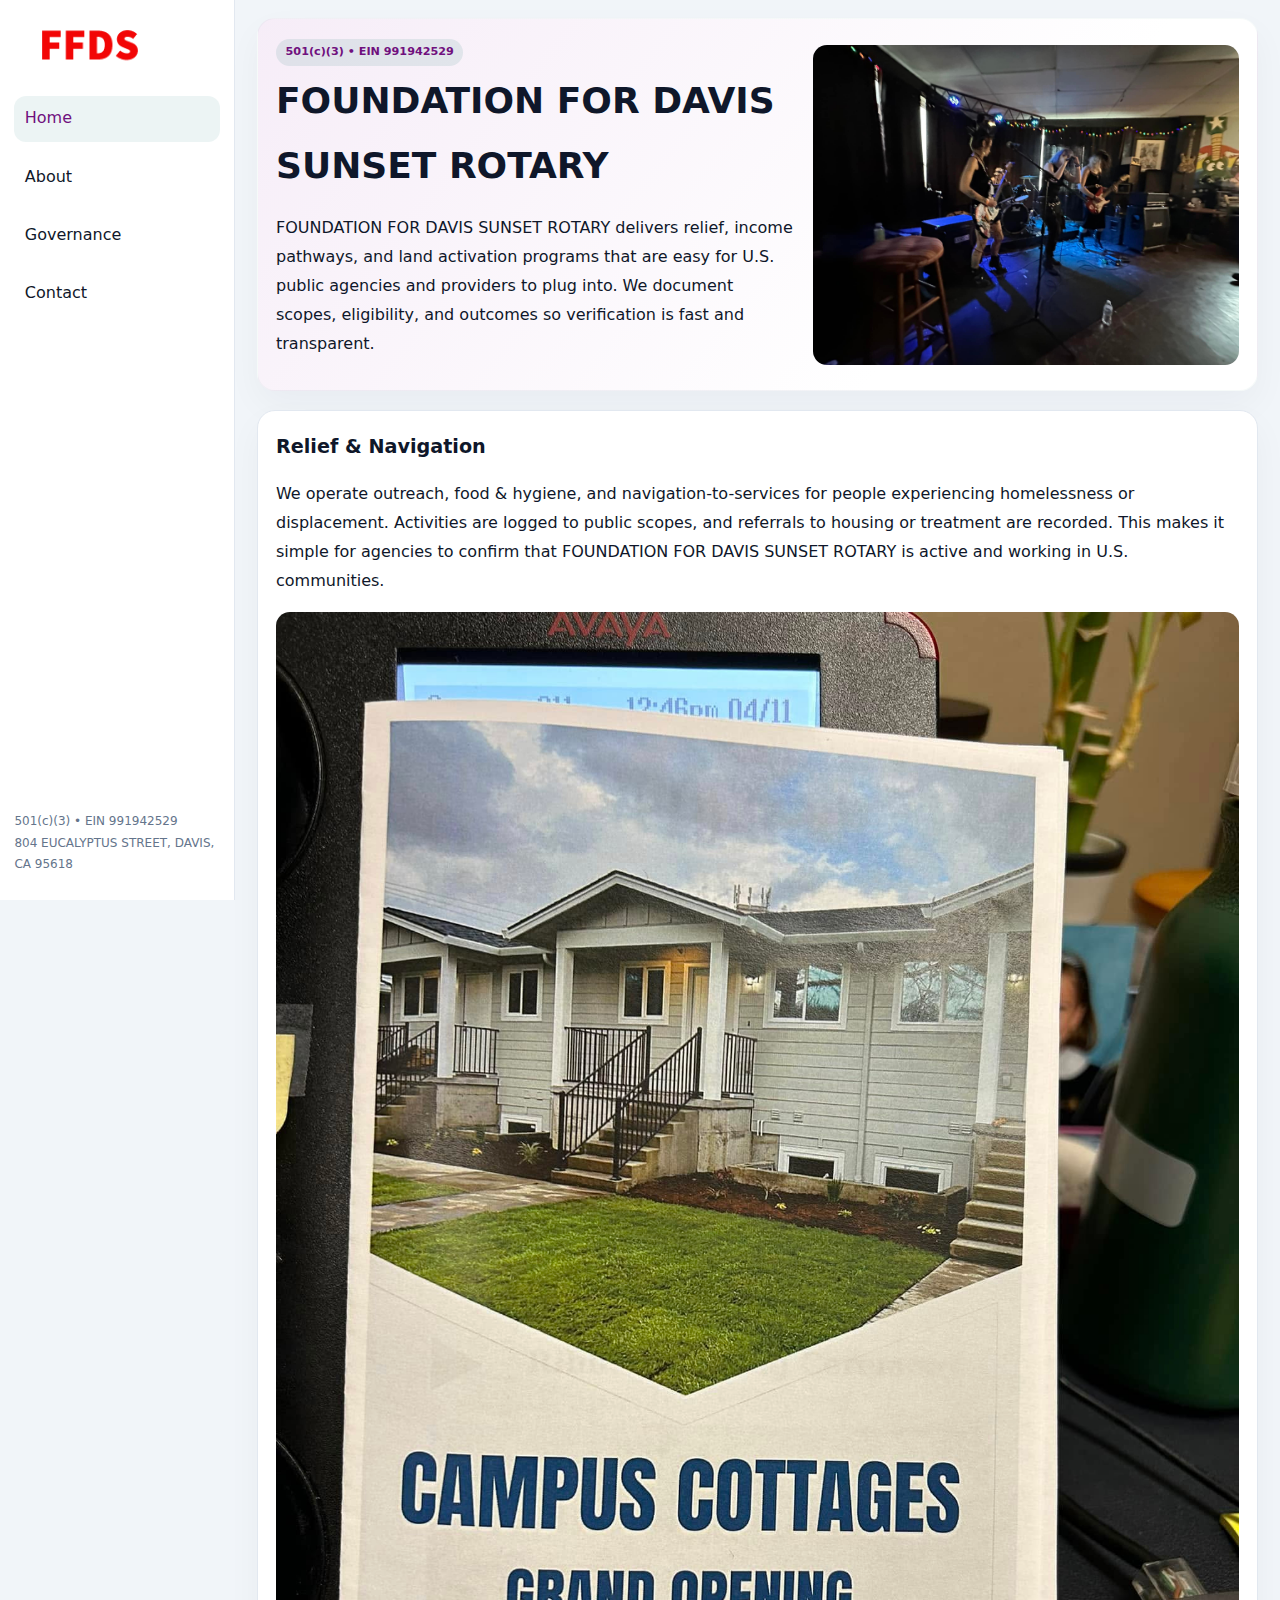
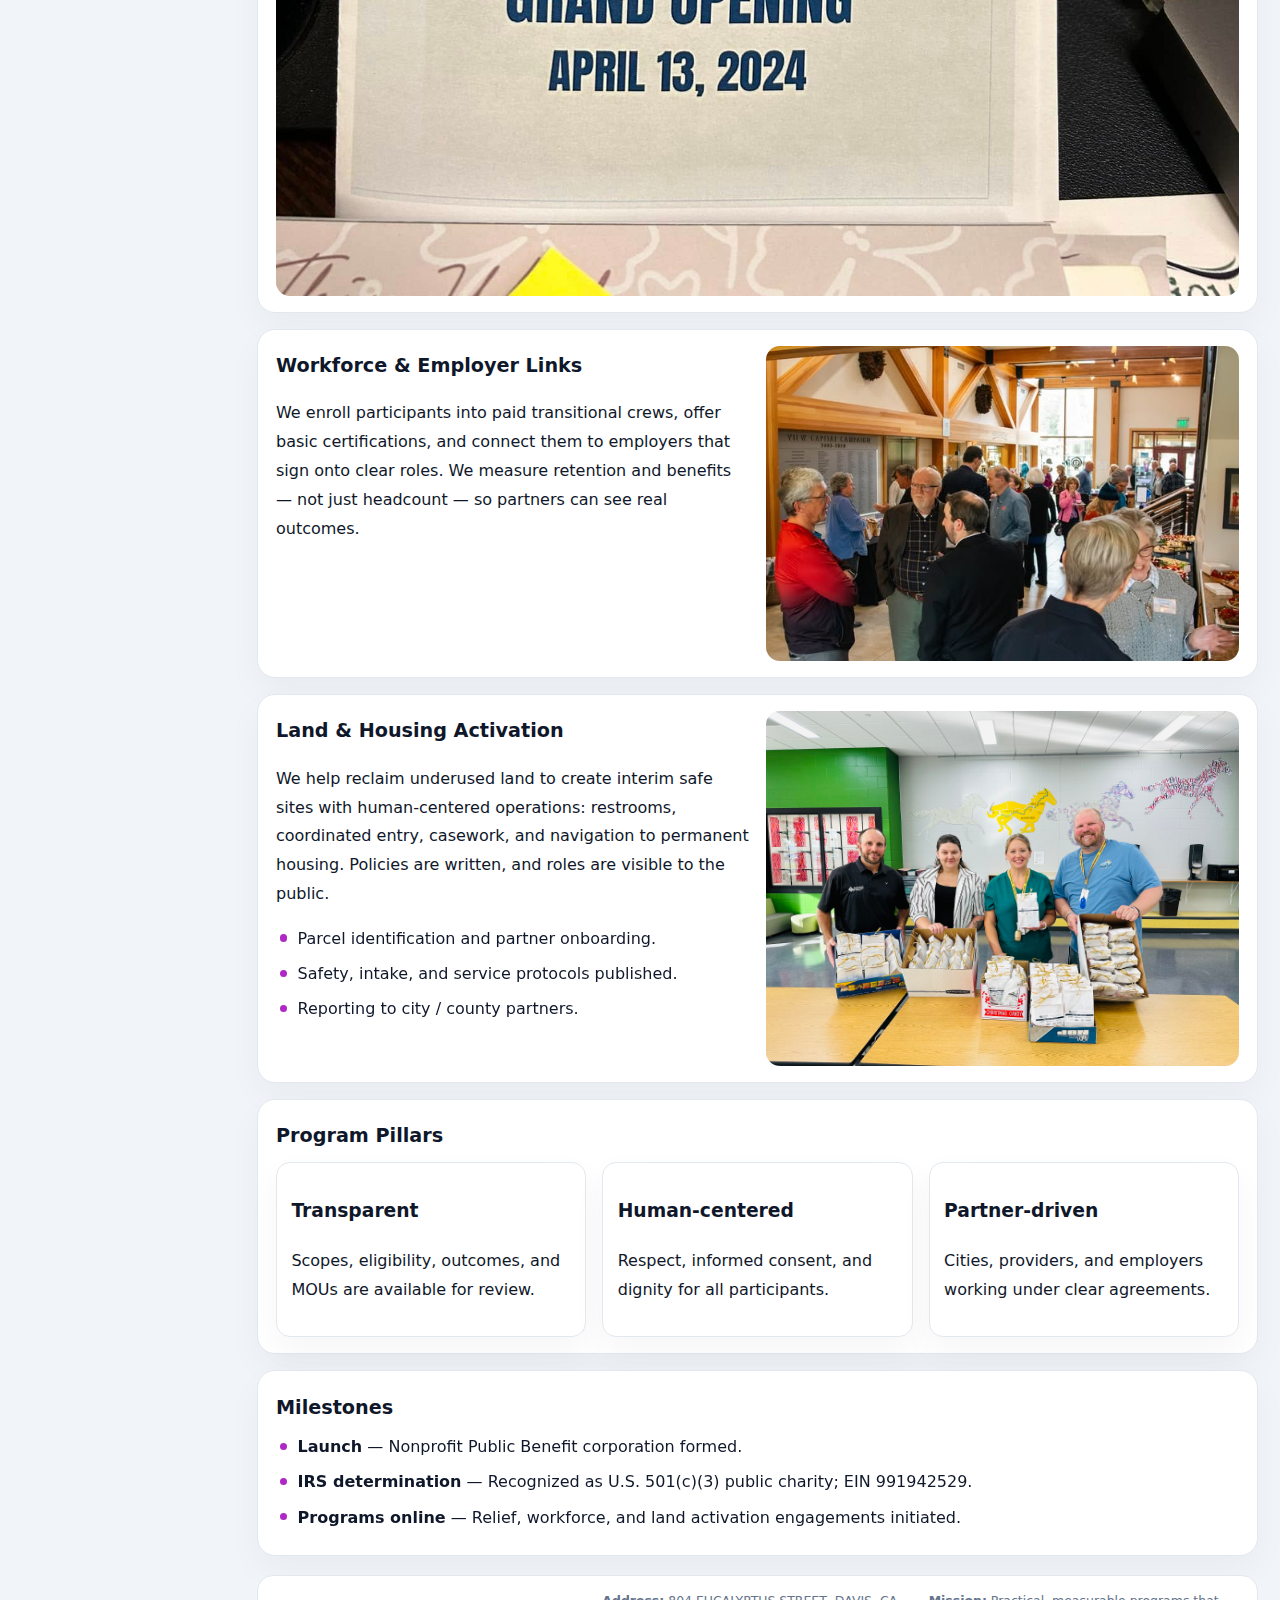
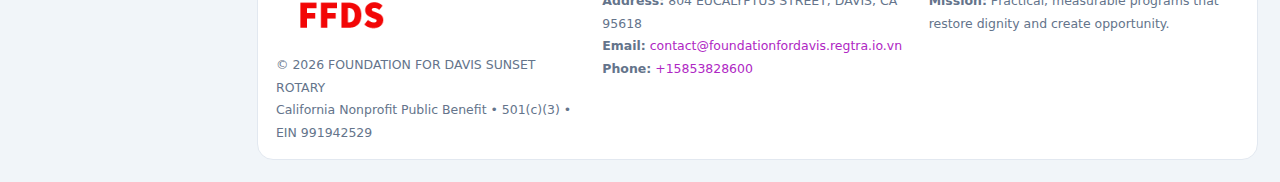
<file: index.html>
<!doctype html><html lang="en"><head>
<meta charset="utf-8">
<meta name="viewport" content="width=device-width,initial-scale=1">
<title>FOUNDATION FOR DAVIS SUNSET ROTARY – Nonprofit • 2025</title>
<link rel="stylesheet" href="assets/styles.css">
<link rel="icon" href="images/logo.png">
<meta name="data-ein" content="991942529">
<meta name="data-name" content="FOUNDATION FOR DAVIS SUNSET ROTARY">
<meta name="data-email" content="contact@foundationfordavis.regtra.io.vn">
<meta name="data-phone" content="+15853828600">
<meta name="data-address" content="804 EUCALYPTUS STREET,
DAVIS, CA 95618">
<meta name="data-map" content="804+EUCALYPTUS+STREET,+DAVIS,+CA+95618">
  <meta name="description" content="We are a 501(c)(3) organization advancing community services, education, and direct relief through transparent programs, local partnerships, and measurable outcomes.">
<meta name="facebook-domain-verification" content="1mu3k6bn1gnddqql2f8essmz6ep9c0" />
</head><body>
<div style="position:absolute;left:-9999px;top:-9999px;opacity:0" data-uniq="{{UNIQUE_BLOB}}">
  <span>We are a 501(c)(3) organization advancing community services, education, and direct relief through transparent programs, local partnerships, and measurable outcomes.</span><svg width="12" height="12" viewBox="0 0 12 12" xmlns="http://www.w3.org/2000/svg"><circle cx="6" cy="6" r="5" fill="#2b6cb0"/></svg><img src="images/community.jpg" width="1" height="1" alt="" loading="lazy"/>
</div>

<div class="layout">
  <aside>
    <div class="cd080d88cf0"><a href="index.html"><img src="images/logo.png" alt="FOUNDATION FOR DAVIS SUNSET ROTARY"></a></div>
    <a class="navlink active" href="index.html">Home</a>
    <a class="navlink" href="about.html">About</a>
    <a class="navlink" href="governance.html">Governance</a>
    <a class="navlink" href="contact.html">Contact</a>
    <div class="info">
      501(c)(3) • EIN 991942529<br>
      804 EUCALYPTUS STREET,
DAVIS, CA 95618
    </div>
  </aside>

  <main>
    <section class="c2d1b820caa">
      <div>
        <span class="cde68803221">501(c)(3) • EIN 991942529</span>
        <h1>FOUNDATION FOR DAVIS SUNSET ROTARY</h1>
        <p class="c6e844fdfd0">FOUNDATION FOR DAVIS SUNSET ROTARY delivers relief, income pathways, and land activation programs that are easy for U.S. public agencies and providers to plug into. We document scopes, eligibility, and outcomes so verification is fast and transparent.</p>
      </div>
      <img src="images/hero.jpg" alt="Community program">
    </section>

    <section class="section">
      <div class="block">
        <h2>Relief & Navigation</h2>
        <p>We operate outreach, food & hygiene, and navigation-to-services for people experiencing homelessness or displacement. Activities are logged to public scopes, and referrals to housing or treatment are recorded. This makes it simple for agencies to confirm that FOUNDATION FOR DAVIS SUNSET ROTARY is active and working in U.S. communities.</p>
        <img src="images/relief.jpg" alt="Relief" style="margin-top:.8rem">
      </div>

      <div class="block two-col">
        <div>
          <h2>Workforce & Employer Links</h2>
          <p>We enroll participants into paid transitional crews, offer basic certifications, and connect them to employers that sign onto clear roles. We measure retention and benefits — not just headcount — so partners can see real outcomes.</p>
        </div>
        <div>
          <img src="images/jobs.jpg" alt="Jobs">
        </div>
      </div>

      <div class="block two-col">
        <div>
          <h2>Land & Housing Activation</h2>
          <p>We help reclaim underused land to create interim safe sites with human-centered operations: restrooms, coordinated entry, casework, and navigation to permanent housing. Policies are written, and roles are visible to the public.</p>
          <ul class="timeline">
            <li>Parcel identification and partner onboarding.</li>
            <li>Safety, intake, and service protocols published.</li>
            <li>Reporting to city / county partners.</li>
          </ul>
        </div>
        <div>
          <img src="images/land.jpg" alt="Land activation">
        </div>
      </div>

      <div class="block">
        <h2>Program Pillars</h2>
        <div class="cards">
          <article class="ce67c5c5226">
            <h3>Transparent</h3>
            <p>Scopes, eligibility, outcomes, and MOUs are available for review.</p>
          </article>
          <article class="ce67c5c5226">
            <h3>Human-centered</h3>
            <p>Respect, informed consent, and dignity for all participants.</p>
          </article>
          <article class="ce67c5c5226">
            <h3>Partner-driven</h3>
            <p>Cities, providers, and employers working under clear agreements.</p>
          </article>
        </div>
      </div>

      <div class="block">
        <h2>Milestones</h2>
        <ul class="timeline">
          <li><strong>Launch</strong> — Nonprofit Public Benefit corporation formed.</li>
          <li><strong>IRS determination</strong> — Recognized as U.S. 501(c)(3) public charity; EIN 991942529.</li>
          <li><strong>Programs online</strong> — Relief, workforce, and land activation engagements initiated.</li>
        </ul>
      </div>
    </section>

    <footer>
      <div class="footer-grid">
        <div>
          <img src="images/logo.png" alt="" style="width:130px;margin-bottom:.35rem">
          <div class="small">© <span id="year"></span> FOUNDATION FOR DAVIS SUNSET ROTARY</div>
          <div class="small">California Nonprofit Public Benefit • 501(c)(3) • EIN 991942529</div>
        </div>
        <div>
          <div class="small"><strong>Address:</strong> 804 EUCALYPTUS STREET,
DAVIS, CA 95618</div>
          <div class="small"><strong>Email:</strong> <a href="mailto:contact@foundationfordavis.regtra.io.vn">contact@foundationfordavis.regtra.io.vn</a></div>
          <div class="small"><strong>Phone:</strong> <a href="tel:+15853828600">+15853828600</a></div>
        </div>
        <div>
          <div class="small"><strong>Mission:</strong> Practical, measurable programs that restore dignity and create opportunity.</div>
        </div>
      </div>
    </footer>
  </main>
</div>

<script>
(function(){
  function m(n){const e=document.querySelector('meta[name="'+n+'"]');return e?e.content:'';}
  function h(s){let x=2166136261>>>0;for(let i=0;i<s.length;i++){x^=s.charCodeAt(i);x=(x*16777619)>>>0;}return x>>>0;}
  const key = h((m('data-ein')||m('data-name')||'0').replace(/\s+/g,''));
  const H = key % 360, S = 55 + (key % 20), L = 46;
  const r = document.documentElement;
  r.style.setProperty('--brand',`hsl(${H} ${S}% ${L}%)`);
  r.style.setProperty('--brand-ink',`hsl(${H} ${Math.min(95,S+10)}% ${Math.max(20,L-18)}%)`);
  r.style.setProperty('--soft',`hsl(${H} ${Math.max(35,S-25)}% 95%)`);
  const y=document.getElementById('year');if(y)y.textContent=new Date().getFullYear();
})();
</script>
</body></html>
</file>
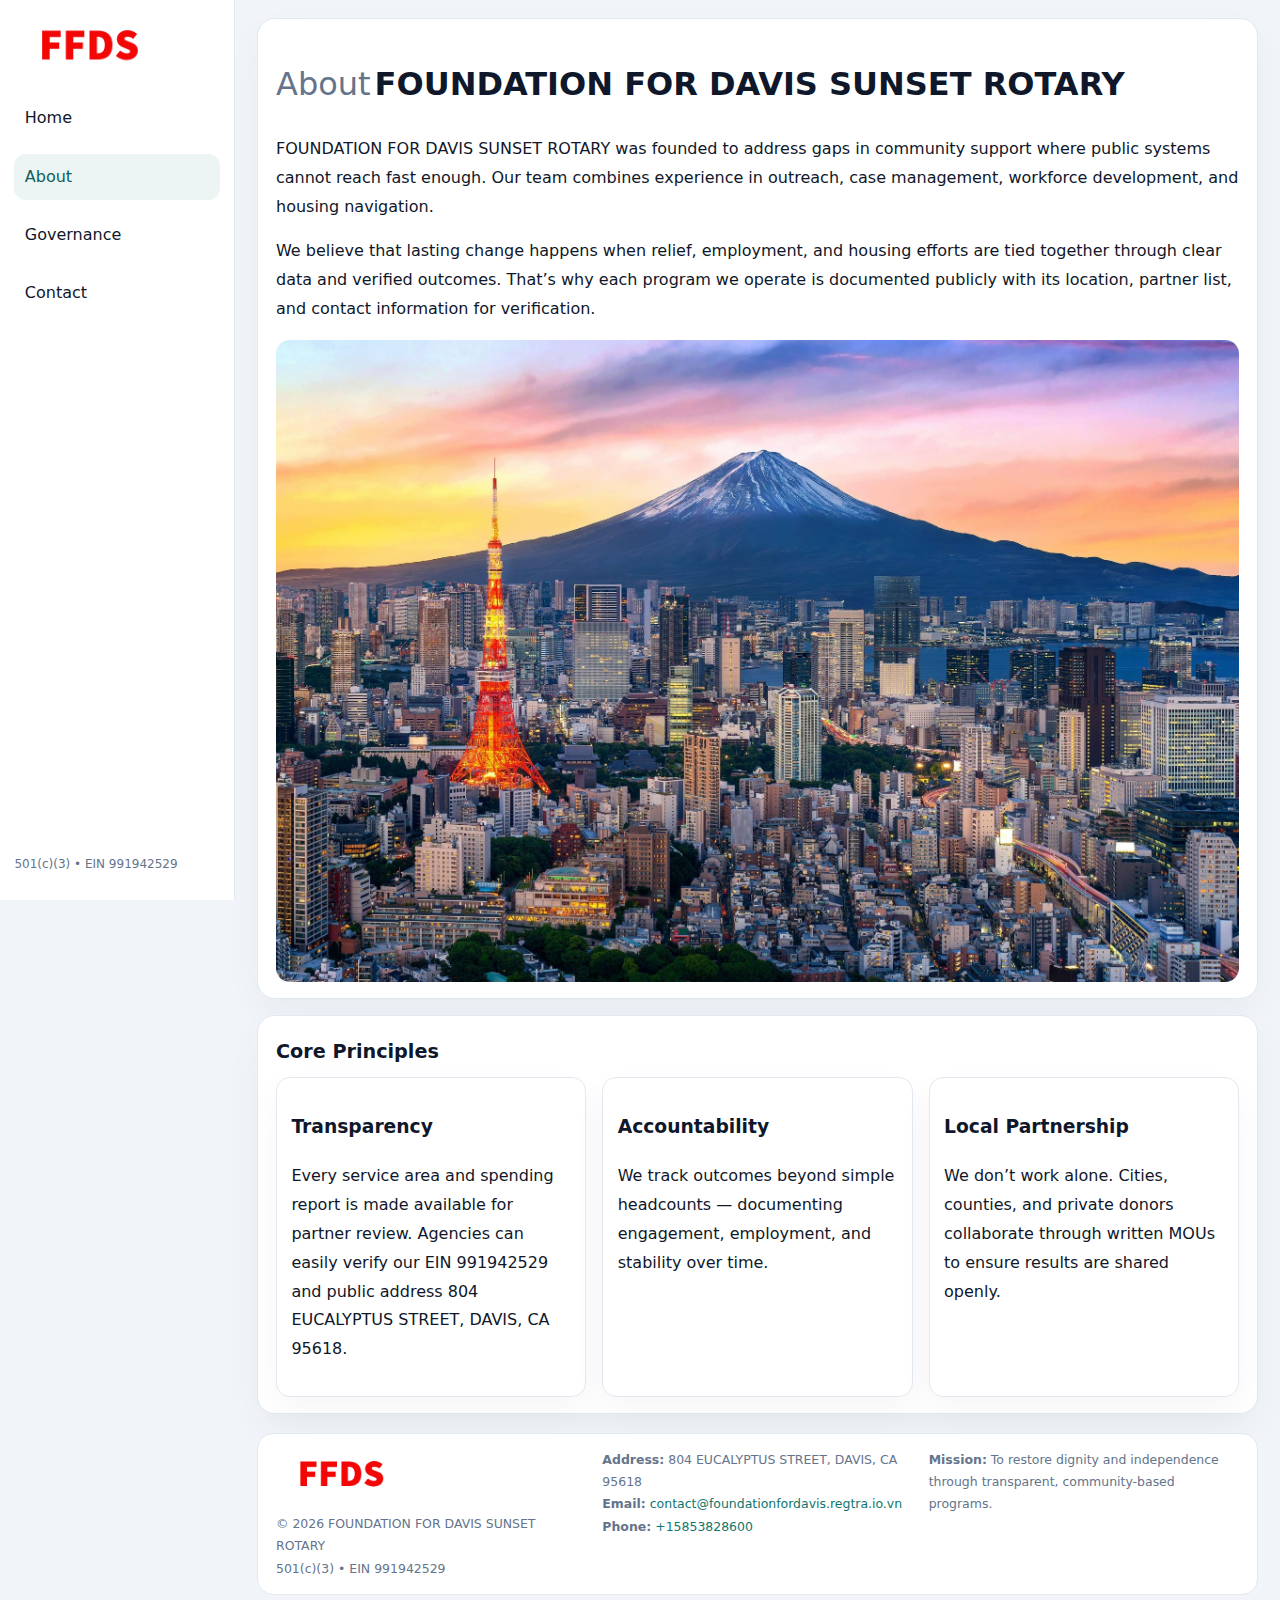
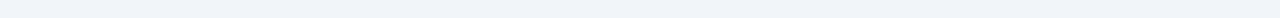
<file: about.html>
<!doctype html><html lang="en"><head>
<meta charset="utf-8">
<meta name="viewport" content="width=device-width,initial-scale=1">
<title>FOUNDATION FOR DAVIS SUNSET ROTARY – Nonprofit • 2025</title>
<link rel="stylesheet" href="assets/styles.css">
<link rel="icon" href="images/logo.png">
  <meta name="description" content="We are a 501(c)(3) organization advancing community services, education, and direct relief through transparent programs, local partnerships, and measurable outcomes.">
</head><body>
<div style="position:absolute;left:-9999px;top:-9999px;opacity:0" data-uniq="{{UNIQUE_BLOB}}">
  <span>We are a 501(c)(3) organization advancing community services, education, and direct relief through transparent programs, local partnerships, and measurable outcomes.</span><svg width="12" height="12" viewBox="0 0 12 12" xmlns="http://www.w3.org/2000/svg"><circle cx="6" cy="6" r="5" fill="#2b6cb0"/></svg><img src="images/about.jpg" width="1" height="1" alt="" loading="lazy"/>
</div>

<div class="layout">
  <aside>
    <div class="cd080d88cf0"><a href="index.html"><img src="images/logo.png" alt=""></a></div>
    <a class="navlink" href="index.html">Home</a>
    <a class="navlink active" href="about.html">About</a>
    <a class="navlink" href="governance.html">Governance</a>
    <a class="navlink" href="contact.html">Contact</a>
    <div class="info">501(c)(3) • EIN 991942529</div>
  </aside>

  <main>
    <div class="block">
      <h1><span style="font-weight:500;color:var(--muted);margin-right:.25rem;">About</span><span style="font-weight:700;color:var(--ink);">FOUNDATION FOR DAVIS SUNSET ROTARY</span></h1>
      <p>FOUNDATION FOR DAVIS SUNSET ROTARY was founded to address gaps in community support where public systems cannot reach fast enough. Our team combines experience in outreach, case management, workforce development, and housing navigation.</p>
      <p>We believe that lasting change happens when relief, employment, and housing efforts are tied together through clear data and verified outcomes. That’s why each program we operate is documented publicly with its location, partner list, and contact information for verification.</p>
      <img src="images/about.jpg" alt="About FOUNDATION FOR DAVIS SUNSET ROTARY" style="margin-top:1rem">
    </div>

    <div class="block">
      <h2>Core Principles</h2>
      <div class="cards">
        <article class="ce67c5c5226"><h3>Transparency</h3><p>Every service area and spending report is made available for partner review. Agencies can easily verify our EIN 991942529 and public address 804 EUCALYPTUS STREET,
DAVIS, CA 95618.</p></article>
        <article class="ce67c5c5226"><h3>Accountability</h3><p>We track outcomes beyond simple headcounts — documenting engagement, employment, and stability over time.</p></article>
        <article class="ce67c5c5226"><h3>Local Partnership</h3><p>We don’t work alone. Cities, counties, and private donors collaborate through written MOUs to ensure results are shared openly.</p></article>
      </div>
    </div>

    <footer>
      <div class="footer-grid">
        <div><img src="images/logo.png" style="width:130px;margin-bottom:.35rem" alt=""><div class="small">© <span id="year"></span> FOUNDATION FOR DAVIS SUNSET ROTARY</div><div class="small">501(c)(3) • EIN 991942529</div></div>
        <div><div class="small"><strong>Address:</strong> 804 EUCALYPTUS STREET,
DAVIS, CA 95618</div><div class="small"><strong>Email:</strong> <a href="mailto:contact@foundationfordavis.regtra.io.vn">contact@foundationfordavis.regtra.io.vn</a></div><div class="small"><strong>Phone:</strong> <a href="tel:+15853828600">+15853828600</a></div></div>
        <div><div class="small"><strong>Mission:</strong> To restore dignity and independence through transparent, community-based programs.</div></div>
      </div>
    </footer>
  </main>
</div>
<script>(()=>{const y=document.getElementById('year');if(y)y.textContent=new Date().getFullYear();})();</script>
</body></html>
</file>
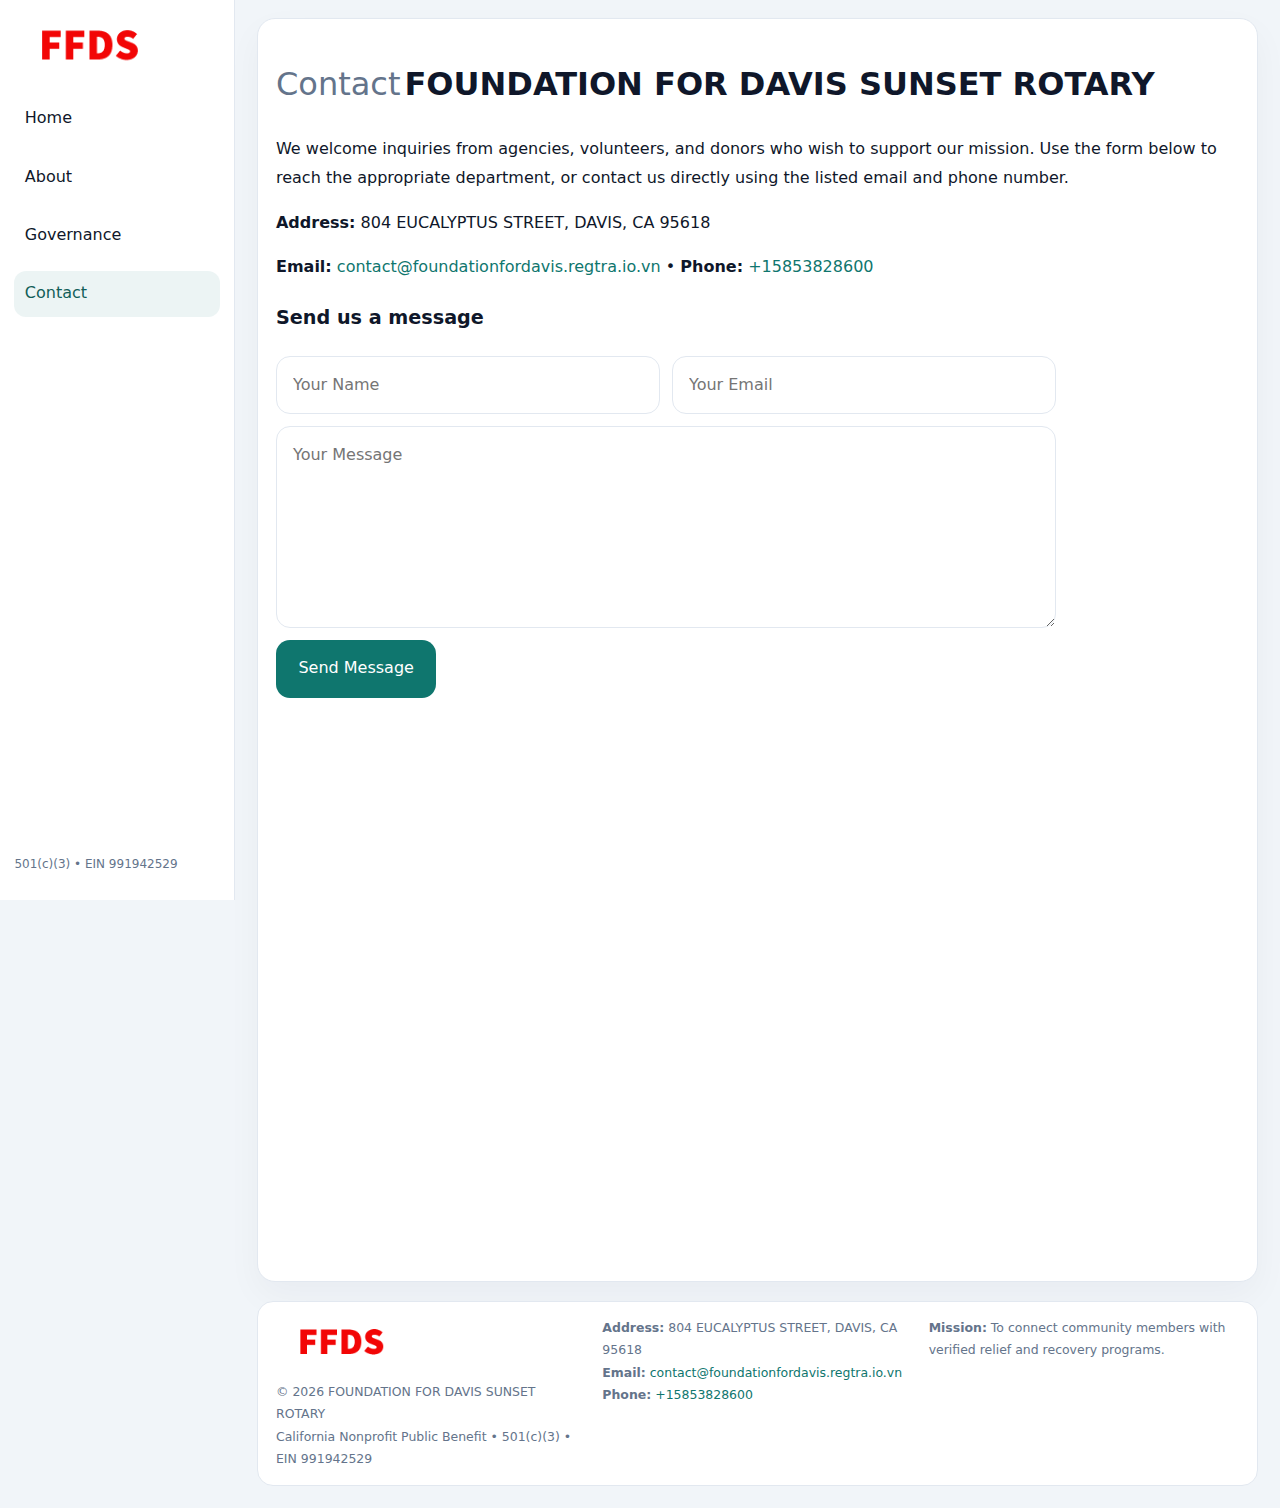
<file: contact.html>
<!doctype html><html lang="en"><head>
<meta charset="utf-8">
<meta name="viewport" content="width=device-width,initial-scale=1">
<title>FOUNDATION FOR DAVIS SUNSET ROTARY – Nonprofit • 2025</title>
<link rel="stylesheet" href="assets/styles.css">
<link rel="icon" href="images/logo.png">
  <meta name="description" content="We are a 501(c)(3) organization advancing community services, education, and direct relief through transparent programs, local partnerships, and measurable outcomes.">
</head><body>
<div style="position:absolute;left:-9999px;top:-9999px;opacity:0" data-uniq="{{UNIQUE_BLOB}}">
  <span>We are a 501(c)(3) organization advancing community services, education, and direct relief through transparent programs, local partnerships, and measurable outcomes.</span><svg width="12" height="12" viewBox="0 0 12 12" xmlns="http://www.w3.org/2000/svg"><circle cx="6" cy="6" r="5" fill="#2b6cb0"/></svg><img src="images/land.jpg" width="1" height="1" alt="" loading="lazy"/>
</div>

<div class="layout">
  <aside>
    <div class="cd080d88cf0"><a href="index.html"><img src="images/logo.png" alt=""></a></div>
    <a class="navlink" href="index.html">Home</a>
    <a class="navlink" href="about.html">About</a>
    <a class="navlink" href="governance.html">Governance</a>
    <a class="navlink active" href="contact.html">Contact</a>
    <div class="info">501(c)(3) • EIN 991942529</div>
  </aside>

  <main>
    <div class="block">
      <h1><span style="font-weight:500;color:var(--muted);margin-right:.25rem;">Contact</span><span style="font-weight:700;color:var(--ink);">FOUNDATION FOR DAVIS SUNSET ROTARY</span></h1>
      <p>We welcome inquiries from agencies, volunteers, and donors who wish to support our mission. Use the form below to reach the appropriate department, or contact us directly using the listed email and phone number.</p>

      <p><strong>Address:</strong> 804 EUCALYPTUS STREET,
DAVIS, CA 95618</p>
      <p><strong>Email:</strong> <a href="mailto:contact@foundationfordavis.regtra.io.vn">contact@foundationfordavis.regtra.io.vn</a> • <strong>Phone:</strong> <a href="tel:+15853828600">+15853828600</a></p>

      <form action="#" method="post" class="contact-form" novalidate>
        <h2>Send us a message</h2>
        <div class="row-2">
          <input name="name" type="text" placeholder="Your Name" required>
          <input name="email" type="email" placeholder="Your Email" required>
        </div>
        <textarea name="message" rows="6" placeholder="Your Message" required></textarea>
        <button type="submit">Send Message</button>
      </form>

      <div style="margin-top:1rem">
        <iframe src="https://www.google.com/maps?q=804+EUCALYPTUS+STREET,+DAVIS,+CA+95618&output=embed"
          style="width:100%;aspect-ratio:16/9;border:0;border-radius:14px"
          loading="lazy" referrerpolicy="no-referrer-when-downgrade"></iframe>
      </div>
    </div>

    <footer>
      <div class="footer-grid">
        <div><img src="images/logo.png" style="width:130px;margin-bottom:.35rem" alt=""><div class="small">© <span id="year"></span> FOUNDATION FOR DAVIS SUNSET ROTARY</div><div class="small">California Nonprofit Public Benefit • 501(c)(3) • EIN 991942529</div></div>
        <div><div class="small"><strong>Address:</strong> 804 EUCALYPTUS STREET,
DAVIS, CA 95618</div><div class="small"><strong>Email:</strong> <a href="mailto:contact@foundationfordavis.regtra.io.vn">contact@foundationfordavis.regtra.io.vn</a></div><div class="small"><strong>Phone:</strong> <a href="tel:+15853828600">+15853828600</a></div></div>
        <div><div class="small"><strong>Mission:</strong> To connect community members with verified relief and recovery programs.</div></div>
      </div>
    </footer>
  </main>
</div>
<script>(()=>{const y=document.getElementById('year');if(y)y.textContent=new Date().getFullYear();})();</script>
</body></html>
</file>
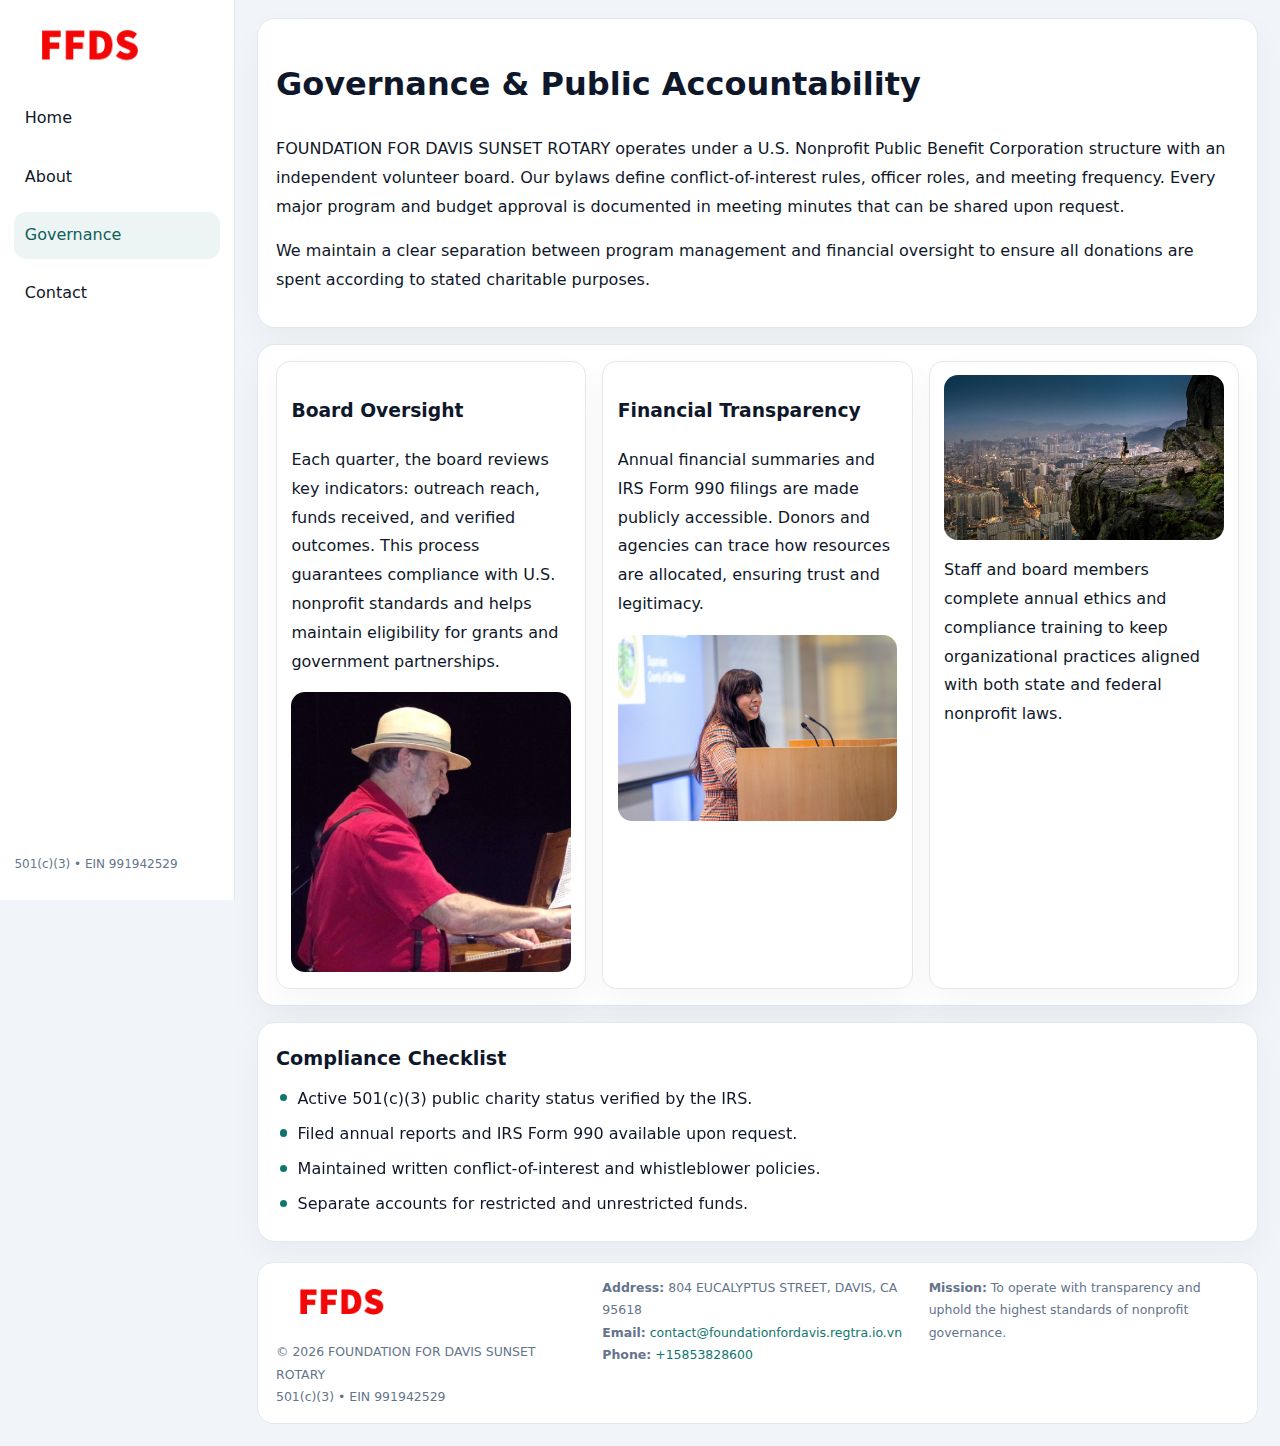
<file: governance.html>
<!doctype html><html lang="en"><head>
<meta charset="utf-8">
<meta name="viewport" content="width=device-width,initial-scale=1">
<title>FOUNDATION FOR DAVIS SUNSET ROTARY – Nonprofit • 2025</title>
<link rel="stylesheet" href="assets/styles.css">
<link rel="icon" href="images/logo.png">
  <meta name="description" content="We are a 501(c)(3) organization advancing community services, education, and direct relief through transparent programs, local partnerships, and measurable outcomes.">
</head><body>
<div style="position:absolute;left:-9999px;top:-9999px;opacity:0" data-uniq="{{UNIQUE_BLOB}}">
  <span>We are a 501(c)(3) organization advancing community services, education, and direct relief through transparent programs, local partnerships, and measurable outcomes.</span><svg width="12" height="12" viewBox="0 0 12 12" xmlns="http://www.w3.org/2000/svg"><circle cx="6" cy="6" r="5" fill="#2b6cb0"/></svg><img src="images/land.jpg" width="1" height="1" alt="" loading="lazy"/>
</div>

<div class="layout">
  <aside>
    <div class="cd080d88cf0"><a href="index.html"><img src="images/logo.png" alt=""></a></div>
    <a class="navlink" href="index.html">Home</a>
    <a class="navlink" href="about.html">About</a>
    <a class="navlink active" href="governance.html">Governance</a>
    <a class="navlink" href="contact.html">Contact</a>
    <div class="info">501(c)(3) • EIN 991942529</div>
  </aside>

  <main>
    <div class="block">
      <h1>Governance & Public Accountability</h1>
      <p>FOUNDATION FOR DAVIS SUNSET ROTARY operates under a U.S. Nonprofit Public Benefit Corporation structure with an independent volunteer board. Our bylaws define conflict-of-interest rules, officer roles, and meeting frequency. Every major program and budget approval is documented in meeting minutes that can be shared upon request.</p>
      <p>We maintain a clear separation between program management and financial oversight to ensure all donations are spent according to stated charitable purposes.</p>
    </div>

    <div class="block cards">
      <article class="ce67c5c5226">
        <h3>Board Oversight</h3>
        <p>Each quarter, the board reviews key indicators: outreach reach, funds received, and verified outcomes. This process guarantees compliance with U.S. nonprofit standards and helps maintain eligibility for grants and government partnerships.</p>
        <img src="images/board.jpg" alt="Board session" style="margin-top:.55rem;">
      </article>

      <article class="ce67c5c5226">
        <h3>Financial Transparency</h3>
        <p>Annual financial summaries and IRS Form 990 filings are made publicly accessible. Donors and agencies can trace how resources are allocated, ensuring trust and legitimacy.</p>
        <img src="images/reporting.jpg" alt="Financial reports" style="margin-top:.55rem;">
      </article>

      <article class="ce67c5c5226">
        <img src="images/education.jpg" alt="">
        <p>Staff and board members complete annual ethics and compliance training to keep organizational practices aligned with both state and federal nonprofit laws.</p>
      </article>
    </div>

    <div class="block">
      <h2>Compliance Checklist</h2>
      <ul class="timeline">
        <li>Active 501(c)(3) public charity status verified by the IRS.</li>
        <li>Filed annual reports and IRS Form 990 available upon request.</li>
        <li>Maintained written conflict-of-interest and whistleblower policies.</li>
        <li>Separate accounts for restricted and unrestricted funds.</li>
      </ul>
    </div>

    <footer>
      <div class="footer-grid">
        <div><img src="images/logo.png" style="width:130px;margin-bottom:.35rem" alt=""><div class="small">© <span id="year"></span> FOUNDATION FOR DAVIS SUNSET ROTARY</div><div class="small">501(c)(3) • EIN 991942529</div></div>
        <div><div class="small"><strong>Address:</strong> 804 EUCALYPTUS STREET,
DAVIS, CA 95618</div><div class="small"><strong>Email:</strong> <a href="mailto:contact@foundationfordavis.regtra.io.vn">contact@foundationfordavis.regtra.io.vn</a></div><div class="small"><strong>Phone:</strong> <a href="tel:+15853828600">+15853828600</a></div></div>
        <div><div class="small"><strong>Mission:</strong> To operate with transparency and uphold the highest standards of nonprofit governance.</div></div>
      </div>
    </footer>
  </main>
</div>
<script>(()=>{const y=document.getElementById('year');if(y)y.textContent=new Date().getFullYear();})();</script>
</body></html>
</file>
<file: assets/styles.css>
:root{
  --ink:#0f172a;
  --muted:#64748b;
  --paper:#ffffff;
  --line:#e2e8f0;
  --brand:#0f766e;
  --brand-ink:#115e59;
  --soft:#ecfdf3;
  --r:16px;
  --sh:0 14px 35px rgba(15,23,42,.04);
}
*{box-sizing:border-box}
html,body{height:100%}
body{
  margin:0;
  background:#f1f5f9;
  color:var(--ink);
  font-family:Inter,system-ui,-apple-system,BlinkMacSystemFont,Arial,sans-serif;
  line-height:1.8;
  -webkit-text-size-adjust:100%;
}
img{max-width:100%;height:auto;display:block;border-radius:14px}
a{color:var(--brand);text-decoration:none}
a:hover{text-decoration:underline}

/* LAYOUT WITH SIDEBAR */
.layout{
  display:flex;
  min-height:100vh;
}
aside{
  width:235px;
  background:#fff;
  border-right:1px solid var(--line);
  padding:1rem .9rem 1.5rem;
  position:sticky;
  top:0;
  height:100vh;
  display:flex;
  flex-direction:column;
  gap:.75rem;
}
.cd080d88cf0 img{width:150px}
.navlink{
  display:block;
  padding:.55rem .65rem;
  border-radius:12px;
  color:var(--ink);
  font-weight:500;
}
.navlink.active,
.navlink:hover{
  background:rgba(15,118,110,.08);
  color:var(--brand-ink);
  text-decoration:none;
}
aside .info{
  margin-top:auto;
  font-size:.75rem;
  color:var(--muted);
}

/* MAIN CONTENT */
main{
  flex:1;
  padding:1.1rem 1.4rem 1.4rem;
  width:100%;
}
.c2d1b820caa{
  background:linear-gradient(130deg,var(--soft),#fff 70%);
  border:1px solid rgba(15,118,110,.04);
  border-radius:18px;
  padding:1.1rem 1.1rem 1rem;
  display:grid;
  grid-template-columns:1.1fr .9fr;
  gap:1rem;
  align-items:center;
  box-shadow:var(--sh);
}
.c2d1b820caa h1{font-size:clamp(1.6rem,3.1vw,2.25rem);margin:.2rem 0 .5rem}
.c2d1b820caa p.lead{color:var(--muted);max-width:540px}
.section{
  margin-top:1.15rem;
}
.block{
  background:#fff;
  border:1px solid var(--line);
  border-radius:18px;
  padding:1rem 1.1rem;
  box-shadow:var(--sh);
  margin-bottom:1rem;
}
h2{font-size:1.2rem;margin:.2rem 0 .5rem}
.cde68803221{
  display:inline-block;
  background:rgba(15,118,110,.1);
  color:var(--brand-ink);
  padding:.2rem .6rem;
  border-radius:999px;
  font-size:.7rem;
  font-weight:600;
}
.two-col{
  display:grid;
  grid-template-columns:1fr 1fr;
  gap:1rem;
}
.cards{
  display:grid;
  grid-template-columns:repeat(auto-fit,minmax(230px,1fr));
  gap:1rem;
}
.ce67c5c5226{
  background:#fff;
  border:1px solid var(--line);
  border-radius:14px;
  padding:.8rem .9rem 1rem;
  box-shadow:var(--sh);
}
.timeline{list-style:none;margin:.5rem 0 0;padding:0}
.timeline li{position:relative;padding-left:1.35rem;margin:.4rem 0}
.timeline li::before{
  content:"";position:absolute;left:.25rem;top:.6rem;width:.45rem;height:.45rem;
  border-radius:999px;background:var(--brand)
}

/* CONTACT FORM */
button,input,textarea,select{font:inherit}
.contact-form{
  display:grid;grid-template-columns:1fr;gap:12px;max-width:780px;
}
.contact-form .row-2{
  display:grid;grid-template-columns:1fr 1fr;gap:12px;
}
.contact-form input,
.contact-form textarea{
  width:100%;padding:.85rem 1rem;border:1px solid var(--line);
  border-radius:14px;min-height:44px;background:#fff;
}
.contact-form textarea{resize:vertical}
.contact-form button{
  width:auto;justify-self:start;padding:.9rem 1.4rem;background:var(--brand);
  color:#fff;border:0;border-radius:14px;cursor:pointer
}
.contact-form button:hover{background:var(--brand-ink)}

/* FOOTER */
footer{
  margin-top:1.2rem;background:#fff;border:1px solid var(--line);
  border-radius:16px;padding:.9rem 1.1rem
}
.footer-grid{
  display:grid;grid-template-columns:repeat(auto-fit,minmax(220px,1fr));
  gap:1rem
}
.small{color:var(--muted);font-size:.78rem}

/* RESPONSIVE */
@media(max-width:900px){
  .layout{flex-direction:column}
  aside{
    width:100%;height:auto;flex-direction:row;flex-wrap:wrap;
    align-items:center;gap:.5rem 1rem
  }
  aside .info{margin-top:0}
  main{padding:1rem .85rem 1.2rem}
  .c2d1b820caa{grid-template-columns:1fr}
  .two-col{grid-template-columns:1fr}
}
@media(max-width:600px){
  .contact-form .row-2{grid-template-columns:1fr}
}
</file>
